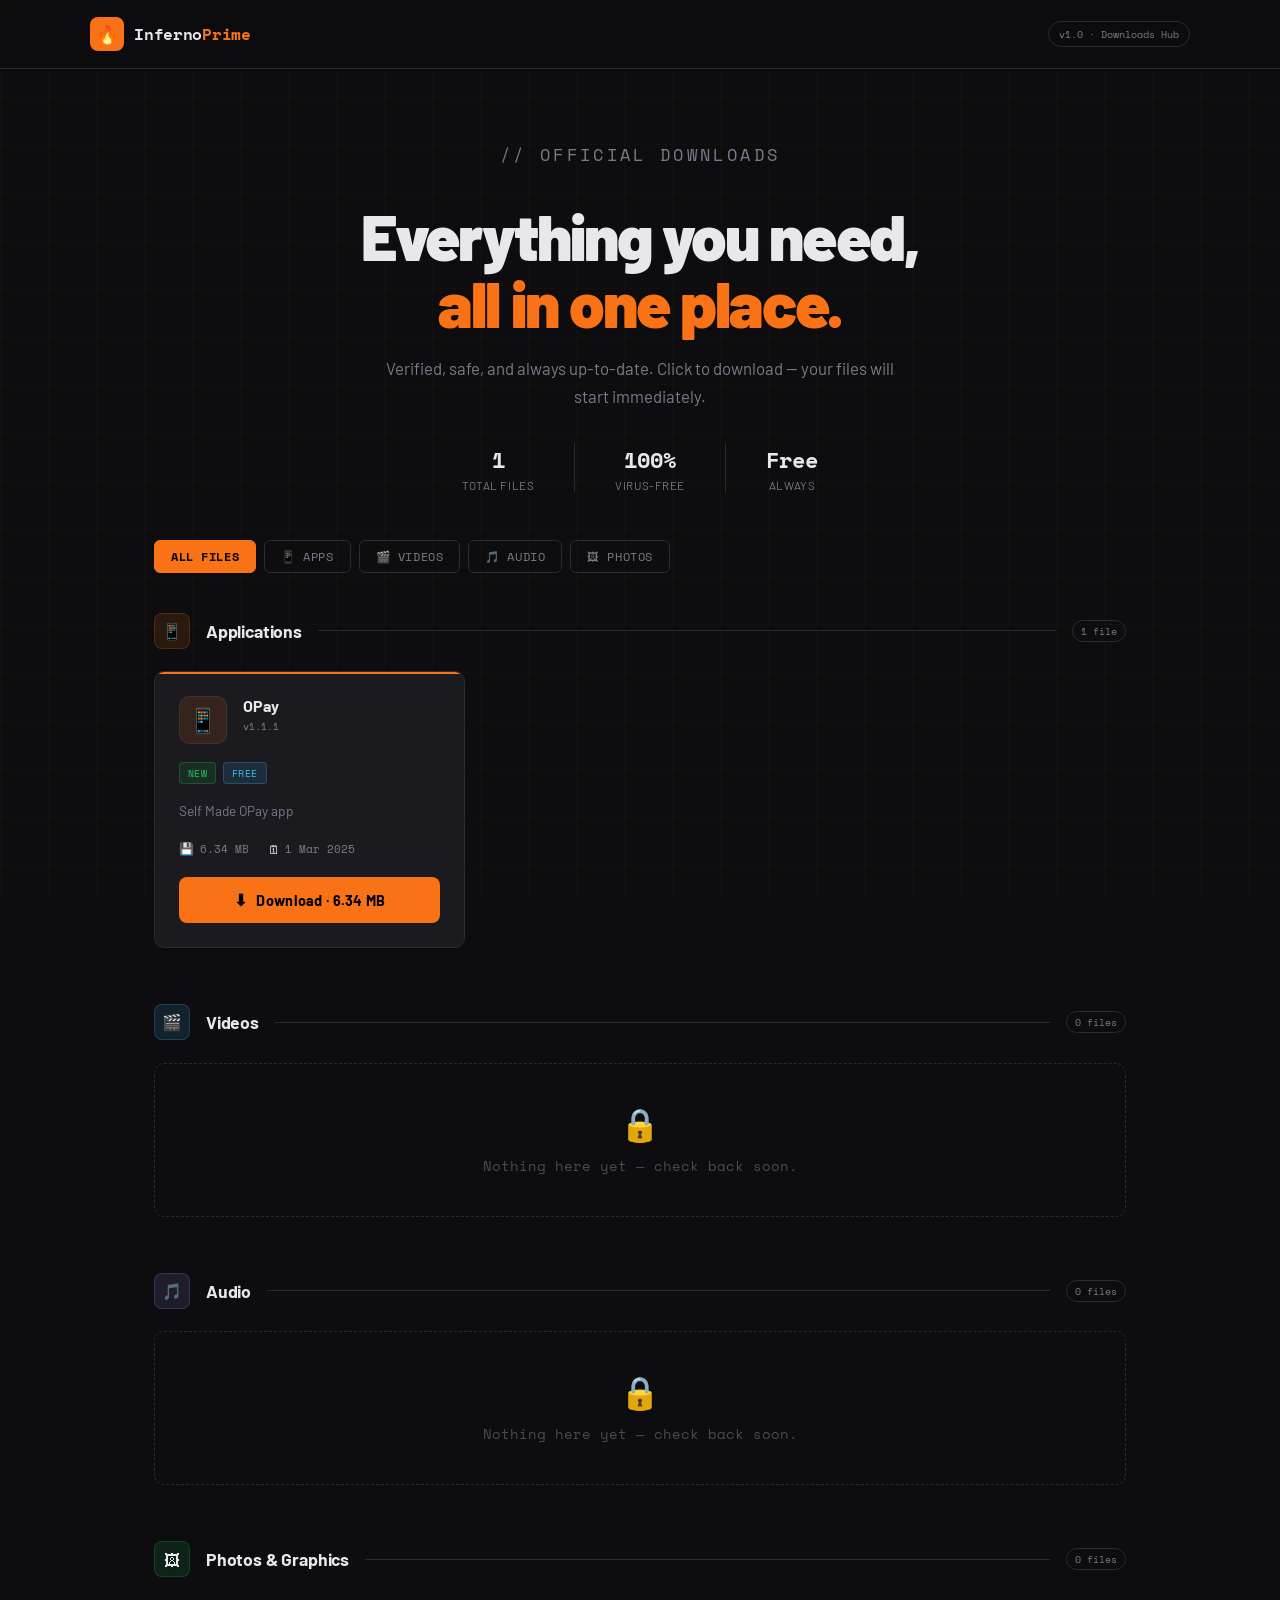
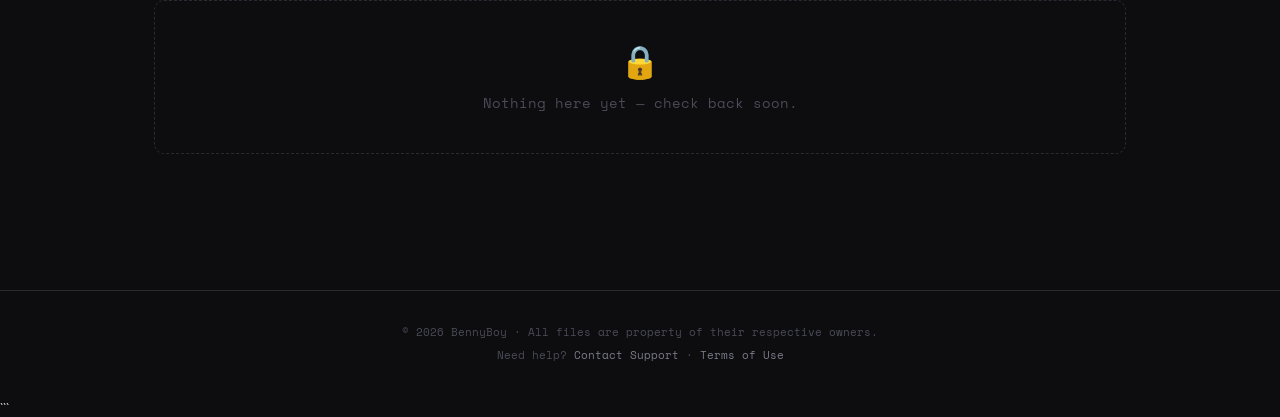
<file: BigWiz/index.html>
<!DOCTYPE html>
<html lang="en">
<head>
  <meta charset="UTF-8" />
  <meta name="viewport" content="width=device-width, initial-scale=1.0" />
  <title>Downloads — Benny</title>
  <link rel="preconnect" href="https://fonts.googleapis.com" />
  <link rel="preconnect" href="https://fonts.gstatic.com" crossorigin />
  <link href="https://fonts.googleapis.com/css2?family=Space+Mono:wght@400;700&family=Barlow:wght@400;500;600;700;900&display=swap" rel="stylesheet" />

  <link rel="icon" type="image/png" href="../Images/Benny.png">

  <style>
    /* ── DESIGN TOKENS ─────────────────────────────────────────── */
    :root {
      --bg:    #0d0d0f;
      --surface:     #141417;
      --card:  #1a1a1f;
      --border:      #2a2a32;
      --border-glow: #f97316;
      --text:  #e8e8ec;
      --text-muted:  #7a7a8a;
      --text-dim:    #4a4a58;
      --accent:      #f97316;
      --accent-2:    #fb923c;
      --accent-dark: #7c3e0e;
      --green:       #22c55e;
      --blue:  #38bdf8;
      --purple:      #a78bfa;
      --red:   #f87171;
      --mono:  'Space Mono', monospace;
      --sans:  'Barlow', sans-serif;
      --radius:      10px;
      --shadow:      0 8px 32px rgba(0,0,0,0.5);
}

    /* ── RESET & BASE ──────────────────────────────────────────── */
    *, *::before, *::after { box-sizing: border-box; margin: 0; padding: 0; }

    html { scroll-behavior: smooth; }

    body {
      font-family: var(--sans);
      background: var(--bg);
      color: var(--text);
      min-height: 100vh;
      overflow-x: hidden;
}

    /* Subtle grid texture */
    body::before {
      content: '';
      position: fixed;
      inset: 0;
      background-image:
  linear-gradient(rgba(249,115,22,0.03) 1px, transparent 1px),
  linear-gradient(90deg, rgba(249,115,22,0.03) 1px, transparent 1px);
      background-size: 48px 48px;
      pointer-events: none;
      z-index: 0;
}

    /* ── HEADER ────────────────────────────────────────────────── */
    header {
      position: relative;
      z-index: 10;
      border-bottom: 1px solid var(--border);
      background: rgba(13,13,15,0.85);
      backdrop-filter: blur(12px);
      -webkit-backdrop-filter: blur(12px);
      padding: 0 clamp(1.5rem, 5vw, 4rem);
}

.header-inner {
      max-width: 1100px;
      margin: 0 auto;
      display: flex;
      align-items: center;
      justify-content: space-between;
      height: 68px;
      gap: 1rem;
}

.logo {
      display: flex;
      align-items: center;
      gap: 0.65rem;
      text-decoration: none;
}

.logo-icon {
      width: 34px;
      height: 34px;
      background: var(--accent);
      border-radius: 8px;
      display: grid;
      place-items: center;
      font-size: 18px;
      flex-shrink: 0;
}

.logo-name {
      font-family: var(--mono);
      font-size: 1rem;
      font-weight: 700;
      color: var(--text);
      letter-spacing: -0.02em;
}

.logo-name span { color: var(--accent); }

.header-badge {
      font-family: var(--mono);
      font-size: 0.65rem;
      color: var(--text-muted);
      border: 1px solid var(--border);
      padding: 4px 10px;
      border-radius: 20px;
}

    /* ── HERO ──────────────────────────────────────────────────── */
.hero {
      position: relative;
      z-index: 1;
      text-align: center;
      padding: 72px clamp(1.5rem, 5vw, 4rem) 48px;
      max-width: 1100px;
      margin: 0 auto;
}

.hero-eyebrow {
      font-family: var(--mono);
      font-size: 0.7rem;
      letter-spacing: 0.2em;
      text-transform: uppercase;
      color: var(--accent);
      margin-bottom: 1rem;
      opacity: 0;
      animation: fadeUp 0.6s ease 0.1s forwards;
}

.hero h1 {
      font-size: clamp(2.2rem, 6vw, 4rem);
      font-weight: 900;
      line-height: 1.05;
      letter-spacing: -0.03em;
      margin-bottom: 1.1rem;
      opacity: 0;
      animation: fadeUp 0.6s ease 0.2s forwards;
}

.hero h1 em {
      font-style: normal;
      color: var(--accent);
      position: relative;
}

.hero p {
      font-size: 1.05rem;
      color: var(--text-muted);
      max-width: 520px;
      margin: 0 auto 2rem;
      line-height: 1.7;
      opacity: 0;
      animation: fadeUp 0.6s ease 0.3s forwards;
}

.hero-stats {
      display: flex;
      justify-content: center;
      gap: 2.5rem;
      flex-wrap: wrap;
      opacity: 0;
      animation: fadeUp 0.6s ease 0.4s forwards;
}

.stat {
      display: flex;
      flex-direction: column;
      align-items: center;
      gap: 2px;
}

.stat-value {
      font-family: var(--mono);
      font-size: 1.4rem;
      font-weight: 700;
      color: var(--text);
}

.stat-label {
      font-size: 0.72rem;
      color: var(--text-muted);
      letter-spacing: 0.05em;
      text-transform: uppercase;
}

.stat-divider {
      width: 1px;
      background: var(--border);
      align-self: stretch;
}

    /* ── FILTER TABS ───────────────────────────────────────────── */
.filters-wrap {
      position: relative;
      z-index: 1;
      padding: 0 clamp(1.5rem, 5vw, 4rem);
      max-width: 1100px;
      margin: 0 auto 2.5rem;
}

.filters {
      display: flex;
      gap: 0.5rem;
      flex-wrap: wrap;
}

.filter-btn {
      font-family: var(--mono);
      font-size: 0.72rem;
      letter-spacing: 0.05em;
      text-transform: uppercase;
      padding: 7px 16px;
      border-radius: 6px;
      border: 1px solid var(--border);
      background: transparent;
      color: var(--text-muted);
      cursor: pointer;
      transition: all 0.2s ease;
}

.filter-btn:hover {
      border-color: var(--accent);
      color: var(--accent);
}

.filter-btn.active {
      background: var(--accent);
      border-color: var(--accent);
      color: #000;
      font-weight: 700;
}

    /* ── MAIN CONTENT ──────────────────────────────────────────── */
    main {
      position: relative;
      z-index: 1;
      padding: 0 clamp(1.5rem, 5vw, 4rem) 80px;
      max-width: 1100px;
      margin: 0 auto;
}

    /* ── SECTION ───────────────────────────────────────────────── */
.section {
      margin-bottom: 3.5rem;
}

.section-header {
      display: flex;
      align-items: center;
      gap: 1rem;
      margin-bottom: 1.4rem;
}

.section-icon {
      width: 36px;
      height: 36px;
      border-radius: 8px;
      display: grid;
      place-items: center;
      font-size: 1rem;
      flex-shrink: 0;
}

.section-title {
      font-size: 1.1rem;
      font-weight: 700;
      letter-spacing: -0.01em;
}

.section-count {
      font-family: var(--mono);
      font-size: 0.65rem;
      color: var(--text-muted);
      border: 1px solid var(--border);
      padding: 2px 8px;
      border-radius: 20px;
      margin-left: auto;
}

.section-line {
      flex: 1;
      height: 1px;
      background: var(--border);
}

    /* ── CARDS GRID ────────────────────────────────────────────── */
.cards-grid {
      display: grid;
      grid-template-columns: repeat(auto-fill, minmax(300px, 1fr));
      gap: 1.2rem;
}

    /* ── DOWNLOAD CARD ─────────────────────────────────────────── */
.card {
      background: var(--card);
      border: 1px solid var(--border);
      border-radius: var(--radius);
      padding: 1.5rem;
      position: relative;
      overflow: hidden;
      transition: border-color 0.25s ease, transform 0.25s ease, box-shadow 0.25s ease;
      animation: fadeUp 0.5s ease both;
}

.card::before {
      content: '';
      position: absolute;
      inset: 0;
      background: linear-gradient(135deg, rgba(249,115,22,0.04) 0%, transparent 60%);
      opacity: 0;
      transition: opacity 0.3s ease;
}

.card:hover {
      border-color: rgba(249,115,22,0.4);
      transform: translateY(-3px);
      box-shadow: 0 12px 40px rgba(249,115,22,0.08), 0 4px 12px rgba(0,0,0,0.4);
}

.card:hover::before { opacity: 1; }

    /* Accent strip at top of card */
.card-strip {
      position: absolute;
      top: 0; left: 0; right: 0;
      height: 2px;
      border-radius: var(--radius) var(--radius) 0 0;
}

.card-top {
      display: flex;
      align-items: flex-start;
      gap: 1rem;
      margin-bottom: 1.1rem;
}

.card-file-icon {
      width: 48px;
      height: 48px;
      border-radius: 10px;
      display: grid;
      place-items: center;
      font-size: 1.5rem;
      flex-shrink: 0;
      border: 1px solid rgba(255,255,255,0.06);
}

.card-info { flex: 1; min-width: 0; }

.card-name {
      font-size: 1rem;
      font-weight: 700;
      margin-bottom: 3px;
      white-space: nowrap;
      overflow: hidden;
      text-overflow: ellipsis;
}

.card-version {
      font-family: var(--mono);
      font-size: 0.65rem;
      color: var(--text-muted);
}

.card-badges {
      display: flex;
      gap: 0.4rem;
      flex-wrap: wrap;
      margin-bottom: 1rem;
}

.badge {
      font-family: var(--mono);
      font-size: 0.6rem;
      letter-spacing: 0.05em;
      text-transform: uppercase;
      padding: 3px 8px;
      border-radius: 4px;
      border: 1px solid transparent;
}

.badge-new   { background: rgba(34,197,94,0.12); border-color: rgba(34,197,94,0.25); color: var(--green); }
.badge-free  { background: rgba(56,189,248,0.12); border-color: rgba(56,189,248,0.25); color: var(--blue); }
.badge-beta  { background: rgba(167,139,250,0.12); border-color: rgba(167,139,250,0.25); color: var(--purple); }
.badge-hot   { background: rgba(249,115,22,0.12); border-color: rgba(249,115,22,0.25); color: var(--accent); }

.card-desc {
      font-size: 0.85rem;
      color: var(--text-muted);
      line-height: 1.6;
      margin-bottom: 1.2rem;
}

.card-meta {
      display: flex;
      gap: 1.2rem;
      margin-bottom: 1.3rem;
      flex-wrap: wrap;
}

.meta-item {
      display: flex;
      align-items: center;
      gap: 0.35rem;
}

.meta-item span:first-child {
      font-size: 0.75rem;
}

.meta-item span:last-child {
      font-family: var(--mono);
      font-size: 0.68rem;
      color: var(--text-muted);
}

    /* ── DOWNLOAD BUTTON ───────────────────────────────────────── */
.download-btn {
      display: flex;
      align-items: center;
      justify-content: center;
      gap: 0.6rem;
      width: 100%;
      padding: 13px 20px;
      border-radius: 8px;
      border: none;
      font-family: var(--sans);
      font-size: 0.9rem;
      font-weight: 700;
      letter-spacing: 0.02em;
      cursor: pointer;
      position: relative;
      overflow: hidden;
      transition: all 0.25s ease;
      text-decoration: none;
}

.download-btn-primary {
      background: var(--accent);
      color: #000;
}

.download-btn-primary:hover {
      background: var(--accent-2);
      box-shadow: 0 4px 20px rgba(249,115,22,0.35);
}

.download-btn-secondary {
      background: transparent;
      color: var(--text-muted);
      border: 1px solid var(--border);
}

.download-btn-secondary:hover {
      border-color: var(--accent);
      color: var(--accent);
}

    /* Ripple on click */
.download-btn::after {
      content: '';
      position: absolute;
      width: 5px;
      height: 5px;
      background: rgba(255,255,255,0.5);
      border-radius: 50%;
      transform: scale(0);
      transition: transform 0.4s ease, opacity 0.4s ease;
      opacity: 0;
}

.download-btn.ripple::after {
      transform: scale(60);
      opacity: 0;
      transition: transform 0.5s ease, opacity 0.5s ease;
}

    /* Progress state */
.download-btn.downloading {
      pointer-events: none;
      opacity: 0.8;
}

.download-btn .btn-progress {
      position: absolute;
      left: 0; top: 0; bottom: 0;
      background: rgba(255,255,255,0.12);
      width: 0%;
      transition: width 0.05s linear;
      border-radius: 8px;
}

.download-btn .btn-label { position: relative; z-index: 1; }
.download-btn .btn-icon  { position: relative; z-index: 1; font-size: 1rem; }

    /* Success state */
.download-btn.done {
      background: rgba(34,197,94,0.15) !important;
      border: 1px solid rgba(34,197,94,0.3) !important;
      color: var(--green) !important;
}

    /* ── EMPTY SECTION ─────────────────────────────────────────── */
.coming-soon-card {
      border: 1px dashed var(--border);
      border-radius: var(--radius);
      padding: 2.5rem 2rem;
      text-align: center;
      color: var(--text-dim);
      font-size: 0.85rem;
      grid-column: 1 / -1;
}

.coming-soon-card .cs-icon { font-size: 2rem; margin-bottom: 0.75rem; display: block; }
.coming-soon-card p { font-family: var(--mono); }

    /* ── FOOTER ────────────────────────────────────────────────── */
    footer {
      position: relative;
      z-index: 1;
      border-top: 1px solid var(--border);
      padding: 2rem clamp(1.5rem, 5vw, 4rem);
      text-align: center;
}

.footer-inner {
      max-width: 1100px;
      margin: 0 auto;
      font-family: var(--mono);
      font-size: 0.68rem;
      color: var(--text-dim);
      line-height: 1.8;
}

.footer-inner a { color: var(--text-muted); text-decoration: none; }
.footer-inner a:hover { color: var(--accent); }

    /* ── TOAST NOTIFICATION ────────────────────────────────────── */
.toast-container {
      position: fixed;
      bottom: 2rem;
      right: 2rem;
      z-index: 1000;
      display: flex;
      flex-direction: column;
      gap: 0.7rem;
      pointer-events: none;
}

.toast {
      background: var(--card);
      border: 1px solid var(--border);
      border-left: 3px solid var(--accent);
      border-radius: 8px;
      padding: 0.85rem 1.2rem;
      font-size: 0.82rem;
      color: var(--text);
      box-shadow: var(--shadow);
      display: flex;
      align-items: center;
      gap: 0.6rem;
      transform: translateX(120%);
      transition: transform 0.35s cubic-bezier(0.34, 1.56, 0.64, 1);
      min-width: 240px;
      max-width: 320px;
}

.toast.show { transform: translateX(0); }
.toast.success { border-left-color: var(--green); }
.toast.error   { border-left-color: var(--red); }

    /* ── ANIMATIONS ────────────────────────────────────────────── */
    @keyframes fadeUp {
      from { opacity: 0; transform: translateY(18px); }
      to   { opacity: 1; transform: translateY(0); }
}

    /* stagger cards */
.card:nth-child(1) { animation-delay: 0.05s; }
.card:nth-child(2) { animation-delay: 0.12s; }
.card:nth-child(3) { animation-delay: 0.19s; }
.card:nth-child(4) { animation-delay: 0.26s; }

    /* ── RESPONSIVE ────────────────────────────────────────────── */
    @media (max-width: 600px) {
.hero-stats { gap: 1.5rem; }
.stat-divider { display: none; }
.cards-grid { grid-template-columns: 1fr; }
}
  </style>
</head>
<body>

  <!-- ── HEADER ─────────────────────────────── -->
  <header>
    <div class="header-inner">
      <a class="logo" href="#">
  <div class="logo-icon">🔥</div>
  <span class="logo-name">Inferno<span>Prime</span></span>
      </a>
      <div class="header-badge">v1.0 · Downloads Hub</div>
    </div>
  </header>

  <!-- ── HERO ───────────────────────────────── -->
  <section class="hero">
    <p class="hero-eyebrow">// Official Downloads</p>
    <h1>Everything you need,<br/><em>all in one place.</em></h1>
    <p>Verified, safe, and always up-to-date. Click to download — your files will start immediately.</p>
    <div class="hero-stats">
      <div class="stat">
  <span class="stat-value" id="stat-total">1</span>
  <span class="stat-label">Total Files</span>
      </div>
      <div class="stat-divider"></div>
      <div class="stat">
  <span class="stat-value">100%</span>
  <span class="stat-label">Virus-Free</span>
      </div>
      <div class="stat-divider"></div>
      <div class="stat">
  <span class="stat-value">Free</span>
  <span class="stat-label">Always</span>
      </div>
    </div>
  </section>

  <!-- ── FILTER TABS ─────────────────────────── -->
  <div class="filters-wrap">
    <div class="filters" id="filterBar">
      <button class="filter-btn active" data-filter="all">All Files</button>
      <button class="filter-btn" data-filter="apk">📱 Apps</button>
      <button class="filter-btn" data-filter="video">🎬 Videos</button>
      <button class="filter-btn" data-filter="audio">🎵 Audio</button>
      <button class="filter-btn" data-filter="photo">🖼 Photos</button>
    </div>
  </div>

  <!-- ── MAIN ───────────────────────────────── -->
  <main id="mainContent">

    <!-- ═══ SECTION: APPS (APK) ═══ -->
    <div class="section" data-category="apk">
      <div class="section-header">
  <div class="section-icon" style="background:rgba(249,115,22,0.12); border:1px solid rgba(249,115,22,0.2);">📱</div>
  <span class="section-title">Applications</span>
  <div class="section-line"></div>
  <div class="section-count" id="count-apk">0 files</div>
      </div>
      <div class="cards-grid" id="grid-apk">
  <!-- Cards injected by JS -->
      </div>
    </div>

    <!-- ═══ SECTION: VIDEOS ═══ -->
    <div class="section" data-category="video">
      <div class="section-header">
  <div class="section-icon" style="background:rgba(56,189,248,0.12); border:1px solid rgba(56,189,248,0.2);">🎬</div>
  <span class="section-title">Videos</span>
  <div class="section-line"></div>
  <div class="section-count" id="count-video">0 files</div>
      </div>
      <div class="cards-grid" id="grid-video">
      </div>
    </div>

    <!-- ═══ SECTION: AUDIO ═══ -->
    <div class="section" data-category="audio">
      <div class="section-header">
  <div class="section-icon" style="background:rgba(167,139,250,0.12); border:1px solid rgba(167,139,250,0.2);">🎵</div>
  <span class="section-title">Audio</span>
  <div class="section-line"></div>
  <div class="section-count" id="count-audio">0 files</div>
      </div>
      <div class="cards-grid" id="grid-audio">
      </div>
    </div>

    <!-- ═══ SECTION: PHOTOS ═══ -->
    <div class="section" data-category="photo">
      <div class="section-header">
  <div class="section-icon" style="background:rgba(34,197,94,0.12); border:1px solid rgba(34,197,94,0.2);">🖼</div>
  <span class="section-title">Photos & Graphics</span>
  <div class="section-line"></div>
  <div class="section-count" id="count-photo">0 files</div>
      </div>
      <div class="cards-grid" id="grid-photo">
      </div>
    </div>

  </main>

  <!-- ── FOOTER ──────────────────────────────── -->
  <footer>
    <div class="footer-inner">
      <p>© 2026 BennyBoy · All files are property of their respective owners.</p>
      <p style="margin-top:4px;">Need help? <a href="#">Contact Support</a> · <a href="#">Terms of Use</a></p>
    </div>
  </footer>

  <!-- ── TOAST CONTAINER ─────────────────────── -->
  <div class="toast-container" id="toastContainer"></div>


  <script>
    /* ════════════════════════════════════════════════════════════
       ╔══════════════════════════════════════════════════════╗
       ║   DATA — EDIT THIS SECTION TO ADD / REMOVE FILES    ║
       ╚══════════════════════════════════════════════════════╝

       Each file object has:
   - category  : 'apk' | 'video' | 'audio' | 'photo'
   - name      : Display name
   - version   : Version string (optional)
   - desc      : Short description
   - size      : Human-readable size
   - updated   : Date string
   - path      : Relative or absolute URL to the file on your server
   - badges    : Array of 'new' | 'free' | 'beta' | 'hot'
   - primary   : true = orange button, false = outline button

       ══════════════════════════════════════════════════════ */

const FILES = [
{
  category : 'apk',
  name     : 'OPay',
  version  : 'v1.1.1',
  desc     : 'Self Made OPay app',
  size     : '6.34 MB',
  updated  : '1 Mar 2025',
  path     : '/BigWiz/Downloads/OPay.apk',
  badges   : ['new', 'free'],
  primary  : true,
},

/* --- EXAMPLES TO UNCOMMENT WHEN READY ---

      {
  category : 'video',
  name     : 'Tutorial Series — Ep.1',
  version  : 'HD 1080p',
  desc     : 'A full walkthrough of the setup process from scratch. Great for beginners.',
  size     : '340 MB',
  updated  : 'Feb 2025',
  path     : '/downloads/videos/tutorial-ep1.mp4',
  badges   : ['free'],
  primary  : true,
},
      {
  category : 'audio',
  name     : 'Podcast — Season 1',
  version  : 'MP3 · 128kbps',
  desc     : 'All eight episodes of our first podcast season bundled in one download.',
  size     : '220 MB',
  updated  : 'Jan 2025',
  path     : '/downloads/audio/podcast-s1-bundle.zip',
  badges   : ['hot'],
  primary  : true,
},
      {
  category : 'photo',
  name     : 'Wallpaper Pack',
  version  : '4K · 25 images',
  desc     : 'Exclusive high-resolution wallpapers. Suitable for desktop and mobile screens.',
  size     : '85 MB',
  updated  : 'Mar 2025',
  path     : '/downloads/photos/wallpaper-pack-4k.zip',
  badges   : ['new', 'free'],
  primary  : false,
},

      */
    ];

    /* ═══ ICONS per category ═══ */
    const ICONS = {
      apk   : '📱',
      video : '🎬',
      audio : '🎵',
      photo : '🖼',
};

    /* ═══ Accent colors per category ═══ */
    const COLORS = {
      apk   : '#f97316',
      video : '#38bdf8',
      audio : '#a78bfa',
      photo : '#22c55e',
};

    /* ═══ RENDER CARDS ═══ */
    function buildCard(file, idx) {
      const color = COLORS[file.category] || '#f97316';
      const icon  = ICONS[file.category]  || '📄';

      const badgesHTML = file.badges.map(b =>
  `<span class="badge badge-${b}">${b}</span>`
      ).join('');

      const btnClass = file.primary ? 'download-btn-primary' : 'download-btn-secondary';

      return `
  <div class="card" data-category="${file.category}">
    <div class="card-strip" style="background:${color};"></div>

    <div class="card-top">
      <div class="card-file-icon" style="background:color-mix(in srgb, ${color} 12%, transparent);">
  ${icon}
      </div>
      <div class="card-info">
  <div class="card-name">${file.name}</div>
  <div class="card-version">${file.version || ''}</div>
      </div>
    </div>

    <div class="card-badges">${badgesHTML}</div>

    <p class="card-desc">${file.desc}</p>

    <div class="card-meta">
      <div class="meta-item">
  <span>💾</span>
  <span>${file.size}</span>
      </div>
      <div class="meta-item">
  <span>🗓</span>
  <span>${file.updated}</span>
      </div>
    </div>

    <button
      class="download-btn ${btnClass}"
      onclick="handleDownload(this, '${file.path}', '${file.name}')"
      data-path="${file.path}"
    >
      <div class="btn-progress"></div>
      <span class="btn-icon">⬇</span>
      <span class="btn-label">Download · ${file.size}</span>
    </button>
  </div>
      `;
}

    function renderAll(filter = 'all') {
      const categories = ['apk', 'video', 'audio', 'photo'];
      let totalVisible = 0;

      categories.forEach(cat => {
  const section = document.querySelector(`[data-category="${cat}"]`);
  const grid    = document.getElementById(`grid-${cat}`);
  const counter = document.getElementById(`count-${cat}`);

  const filtered = FILES.filter(f => f.category === cat && (filter === 'all' || filter === cat));

  totalVisible += filtered.length;
  counter.textContent = `${filtered.length} file${filtered.length !== 1 ? 's' : ''}`;

  if (filtered.length === 0) {
    const isComingSoon = FILES.filter(f => f.category === cat).length === 0;
    grid.innerHTML = `
      <div class="coming-soon-card">
  <span class="cs-icon">${isComingSoon ? '🔒' : '🔍'}</span>
  <p>${isComingSoon ? 'Nothing here yet — check back soon.' : 'No files match this filter.'}</p>
      </div>`;
    // hide sections with 0 matches when filtering
    section.style.display = (filter === 'all' || filter === cat) ? '' : 'none';
} else {
    grid.innerHTML = filtered.map(buildCard).join('');
    section.style.display = '';
}
});

      document.getElementById('stat-total').textContent = FILES.length;
}

    /* ═══ FILTER TABS ═══ */
    document.getElementById('filterBar').addEventListener('click', e => {
      const btn = e.target.closest('.filter-btn');
      if (!btn) return;
      document.querySelectorAll('.filter-btn').forEach(b => b.classList.remove('active'));
      btn.classList.add('active');
      renderAll(btn.dataset.filter);
});

    /* ═══ DOWNLOAD HANDLER ═══ */
    function handleDownload(btn, path, name) {
      // ripple
      btn.classList.add('ripple');
      setTimeout(() => btn.classList.remove('ripple'), 500);

      // animate progress bar
      btn.classList.add('downloading');
      const bar   = btn.querySelector('.btn-progress');
      const label = btn.querySelector('.btn-label');
      const icon  = btn.querySelector('.btn-icon');
      let pct = 0;

      label.textContent = 'Starting…';
      icon.textContent  = '⏳';

      const interval = setInterval(() => {
  pct += Math.random() * 18;
  if (pct >= 100) pct = 100;
  bar.style.width = pct + '%';
  label.textContent = `Downloading… ${Math.round(pct)}%`;

  if (pct === 100) {
    clearInterval(interval);
    triggerActualDownload(path, name);

    btn.classList.remove('downloading');
    btn.classList.add('done');
    icon.textContent  = '✓';
    label.textContent = 'Download Started!';

    showToast(`✓ "${name}" download started!`, 'success');

    // reset button after 4 seconds
    setTimeout(() => {
      btn.classList.remove('done');
      bar.style.width = '0%';
      icon.textContent  = '⬇';
      // Re-read size from original data
      const filePath = btn.dataset.path;
      const match = FILES.find(f => f.path === filePath);
      label.textContent = match ? `Download · ${match.size}` : 'Download';
}, 4000);
}
}, 80);
}

    /* Creates a hidden <a> to trigger the browser's native download */
    function triggerActualDownload(path, filename) {
      const a = document.createElement('a');
      a.href     = path;
      a.download = filename;
      a.style.display = 'none';
      document.body.appendChild(a);
      a.click();
      document.body.removeChild(a);
}

    /* ═══ TOAST ═══ */
    function showToast(message, type = 'info') {
      const container = document.getElementById('toastContainer');
      const toast = document.createElement('div');
      toast.className = `toast ${type}`;
      toast.innerHTML = `<span>${message}</span>`;
      container.appendChild(toast);

      requestAnimationFrame(() => {
  requestAnimationFrame(() => toast.classList.add('show'));
});

      setTimeout(() => {
  toast.classList.remove('show');
  setTimeout(() => toast.remove(), 400);
}, 3500);
}

    /* ═══ INIT ═══ */
    renderAll();
  </script>
</body>
</html>
```
</file>
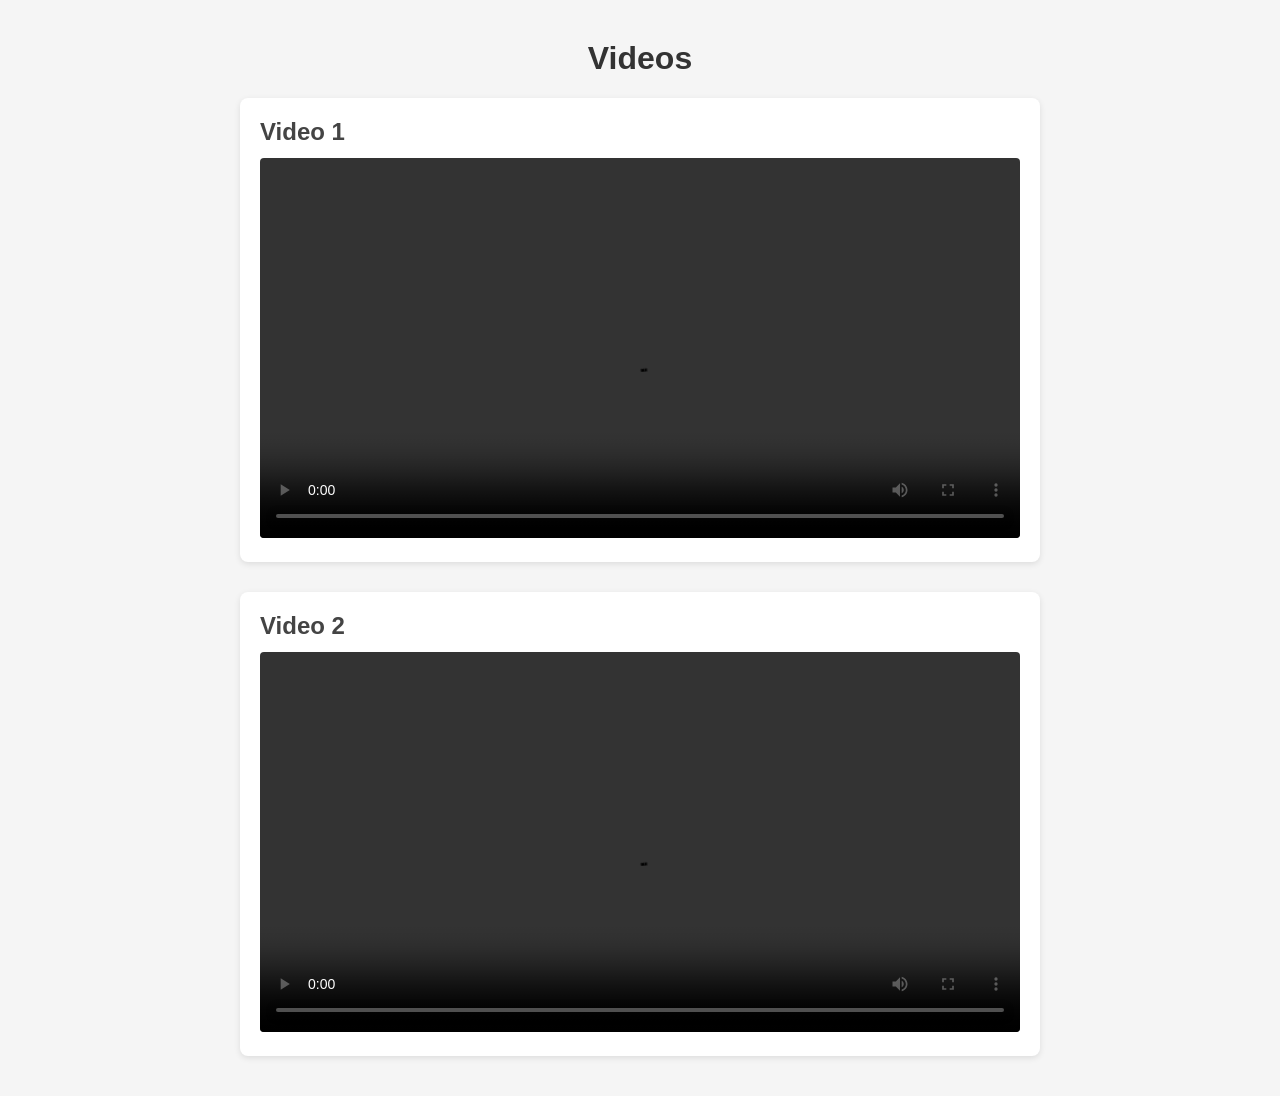
<file: Calito/index.html>
<!DOCTYPE html>
<html lang="en">
<head>
<meta charset="UTF-8">
<meta name="viewport" content="width=device-width, initial-scale=1.0">
<title>Videos</title>
<style>
body {
font-family: sans-serif;
max-width: 800px;
margin: 40px auto;
padding: 0 20px;
background: #f5f5f5;
}
h1 { text-align: center; color: #333; }
.video-container {
background: white;
border-radius: 8px;
padding: 20px;
margin-bottom: 30px;
box-shadow: 0 2px 6px rgba(0,0,0,0.1);
}
h2 { margin: 0 0 12px; color: #444; }
video {
  width: 100%;
  border-radius: 4px;
}

</style>
</head>
<body>
<h1>Videos</h1>

<div class="video-container">
<h2>Video 1</h2>
<video controls>
<source src="Videos/Video-1.mp4" type="video/mp4">
Your browser does not support the video tag.
</video>
</div>

<div class="video-container">
<h2>Video 2</h2>
<video controls>
<source src="Videos/Video-2.mp4" type="video/mp4">
Your browser does not support the video tag.
</video>
</div>
</body>
</html>
</file>
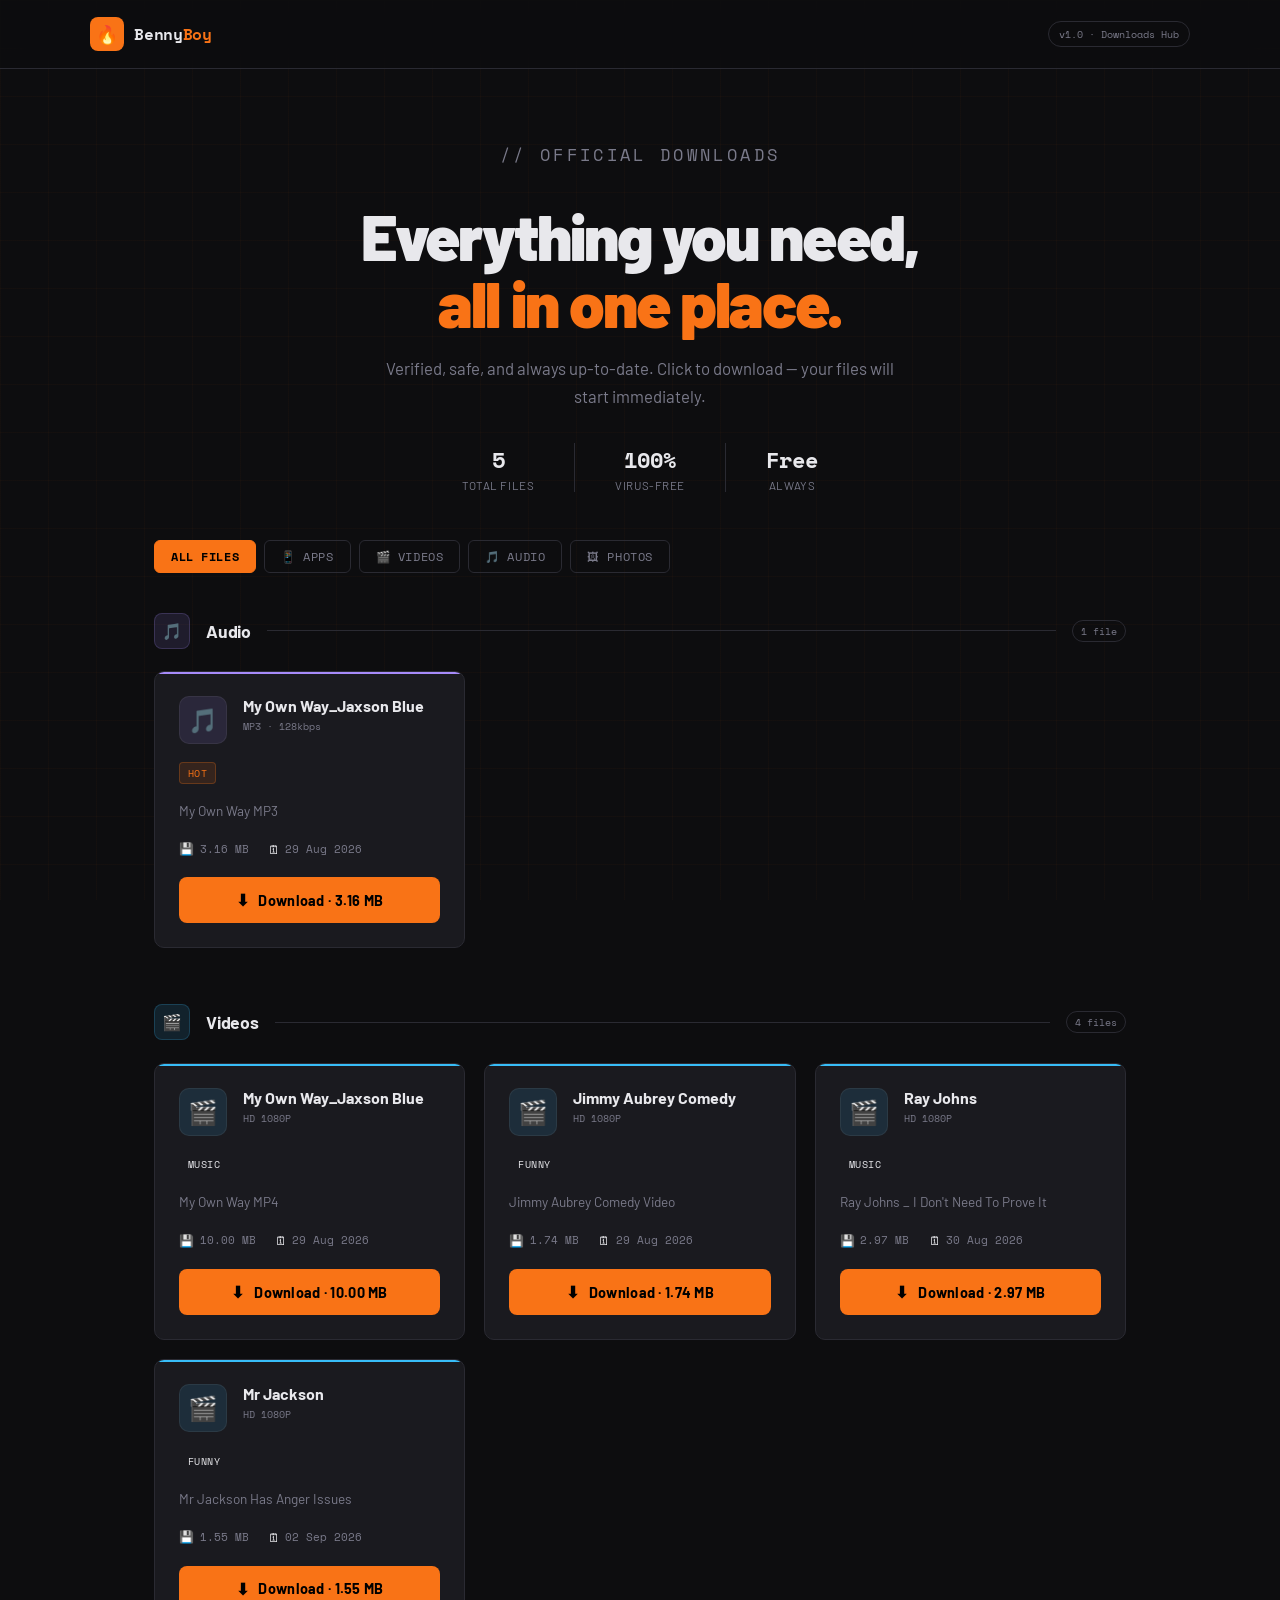
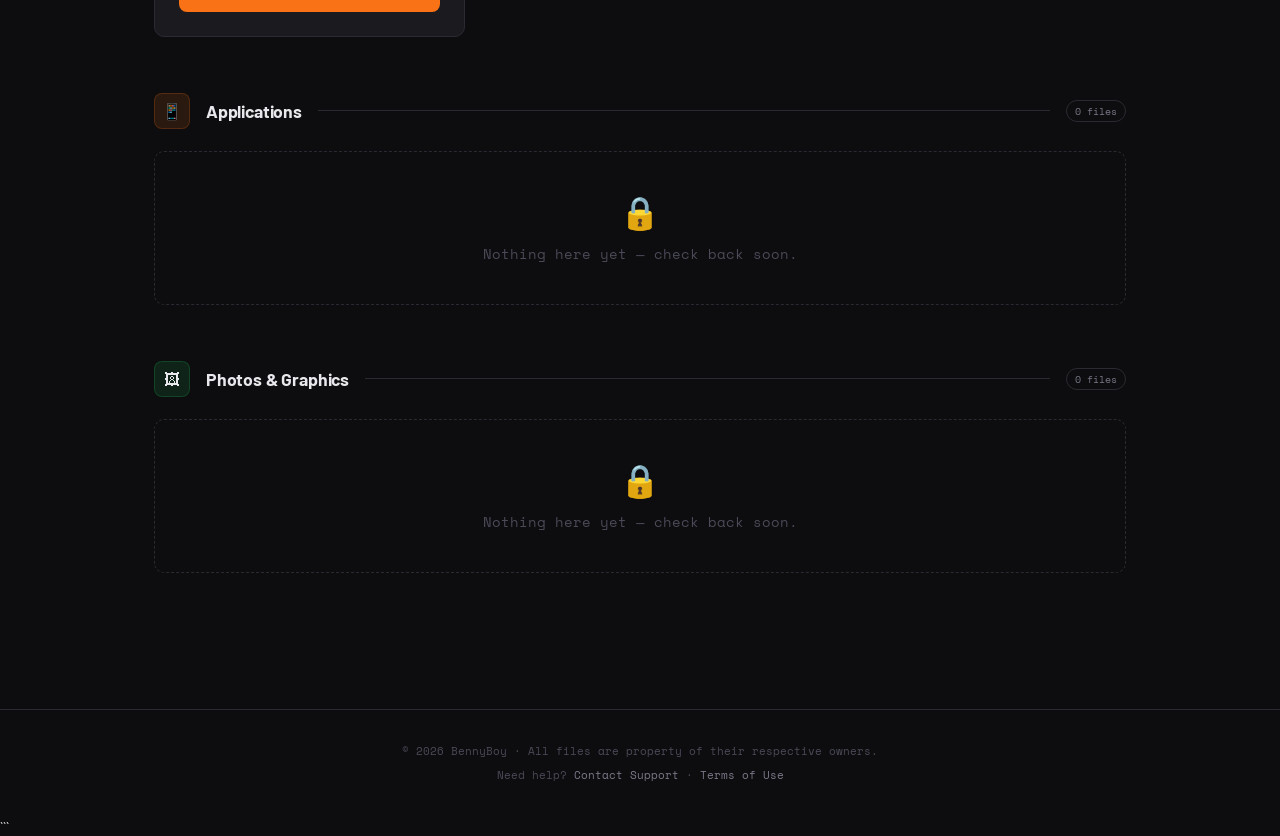
<file: Download/index.html>
<!DOCTYPE html>
<html lang="en">
<head>
  <meta charset="UTF-8" />
  <meta name="viewport" content="width=device-width, initial-scale=1.0" />
  <title>Downloads — Benny</title>
  <link rel="preconnect" href="https://fonts.googleapis.com" />
  <link rel="preconnect" href="https://fonts.gstatic.com" crossorigin />
  <link href="https://fonts.googleapis.com/css2?family=Space+Mono:wght@400;700&family=Barlow:wght@400;500;600;700;900&display=swap" rel="stylesheet" />

  <link rel="icon" type="image/png" href="../Images/Benny.png">

  <style>
    /* ── DESIGN TOKENS ─────────────────────────────────────────── */
    :root {
      --bg:    #0d0d0f;
      --surface:     #141417;
      --card:  #1a1a1f;
      --border:      #2a2a32;
      --border-glow: #f97316;
      --text:  #e8e8ec;
      --text-muted:  #7a7a8a;
      --text-dim:    #4a4a58;
      --accent:      #f97316;
      --accent-2:    #fb923c;
      --accent-dark: #7c3e0e;
      --green:       #22c55e;
      --blue:  #38bdf8;
      --purple:      #a78bfa;
      --red:   #f87171;
      --mono:  'Space Mono', monospace;
      --sans:  'Barlow', sans-serif;
      --radius:      10px;
      --shadow:      0 8px 32px rgba(0,0,0,0.5);
}

    /* ── RESET & BASE ──────────────────────────────────────────── */
    *, *::before, *::after { box-sizing: border-box; margin: 0; padding: 0; }

    html { scroll-behavior: smooth; }

    body {
      font-family: var(--sans);
      background: var(--bg);
      color: var(--text);
      min-height: 100vh;
      overflow-x: hidden;
}

    /* Subtle grid texture */
    body::before {
      content: '';
      position: fixed;
      inset: 0;
      background-image:
  linear-gradient(rgba(249,115,22,0.03) 1px, transparent 1px),
  linear-gradient(90deg, rgba(249,115,22,0.03) 1px, transparent 1px);
      background-size: 48px 48px;
      pointer-events: none;
      z-index: 0;
}

    /* ── HEADER ────────────────────────────────────────────────── */
    header {
      position: relative;
      z-index: 10;
      border-bottom: 1px solid var(--border);
      background: rgba(13,13,15,0.85);
      backdrop-filter: blur(12px);
      -webkit-backdrop-filter: blur(12px);
      padding: 0 clamp(1.5rem, 5vw, 4rem);
}

.header-inner {
      max-width: 1100px;
      margin: 0 auto;
      display: flex;
      align-items: center;
      justify-content: space-between;
      height: 68px;
      gap: 1rem;
}

.logo {
      display: flex;
      align-items: center;
      gap: 0.65rem;
      text-decoration: none;
}

.logo-icon {
      width: 34px;
      height: 34px;
      background: var(--accent);
      border-radius: 8px;
      display: grid;
      place-items: center;
      font-size: 18px;
      flex-shrink: 0;
}

.logo-name {
      font-family: var(--mono);
      font-size: 1rem;
      font-weight: 700;
      color: var(--text);
      letter-spacing: -0.02em;
}

.logo-name span { color: var(--accent); }

.header-badge {
      font-family: var(--mono);
      font-size: 0.65rem;
      color: var(--text-muted);
      border: 1px solid var(--border);
      padding: 4px 10px;
      border-radius: 20px;
}

    /* ── HERO ──────────────────────────────────────────────────── */
.hero {
      position: relative;
      z-index: 1;
      text-align: center;
      padding: 72px clamp(1.5rem, 5vw, 4rem) 48px;
      max-width: 1100px;
      margin: 0 auto;
}

.hero-eyebrow {
      font-family: var(--mono);
      font-size: 0.7rem;
      letter-spacing: 0.2em;
      text-transform: uppercase;
      color: var(--accent);
      margin-bottom: 1rem;
      opacity: 0;
      animation: fadeUp 0.6s ease 0.1s forwards;
}

.hero h1 {
      font-size: clamp(2.2rem, 6vw, 4rem);
      font-weight: 900;
      line-height: 1.05;
      letter-spacing: -0.03em;
      margin-bottom: 1.1rem;
      opacity: 0;
      animation: fadeUp 0.6s ease 0.2s forwards;
}

.hero h1 em {
      font-style: normal;
      color: var(--accent);
      position: relative;
}

.hero p {
      font-size: 1.05rem;
      color: var(--text-muted);
      max-width: 520px;
      margin: 0 auto 2rem;
      line-height: 1.7;
      opacity: 0;
      animation: fadeUp 0.6s ease 0.3s forwards;
}

.hero-stats {
      display: flex;
      justify-content: center;
      gap: 2.5rem;
      flex-wrap: wrap;
      opacity: 0;
      animation: fadeUp 0.6s ease 0.4s forwards;
}

.stat {
      display: flex;
      flex-direction: column;
      align-items: center;
      gap: 2px;
}

.stat-value {
      font-family: var(--mono);
      font-size: 1.4rem;
      font-weight: 700;
      color: var(--text);
}

.stat-label {
      font-size: 0.72rem;
      color: var(--text-muted);
      letter-spacing: 0.05em;
      text-transform: uppercase;
}

.stat-divider {
      width: 1px;
      background: var(--border);
      align-self: stretch;
}

    /* ── FILTER TABS ───────────────────────────────────────────── */
.filters-wrap {
      position: relative;
      z-index: 1;
      padding: 0 clamp(1.5rem, 5vw, 4rem);
      max-width: 1100px;
      margin: 0 auto 2.5rem;
}

.filters {
      display: flex;
      gap: 0.5rem;
      flex-wrap: wrap;
}

.filter-btn {
      font-family: var(--mono);
      font-size: 0.72rem;
      letter-spacing: 0.05em;
      text-transform: uppercase;
      padding: 7px 16px;
      border-radius: 6px;
      border: 1px solid var(--border);
      background: transparent;
      color: var(--text-muted);
      cursor: pointer;
      transition: all 0.2s ease;
}

.filter-btn:hover {
      border-color: var(--accent);
      color: var(--accent);
}

.filter-btn.active {
      background: var(--accent);
      border-color: var(--accent);
      color: #000;
      font-weight: 700;
}

    /* ── MAIN CONTENT ──────────────────────────────────────────── */
    main {
      position: relative;
      z-index: 1;
      padding: 0 clamp(1.5rem, 5vw, 4rem) 80px;
      max-width: 1100px;
      margin: 0 auto;
}

    /* ── SECTION ───────────────────────────────────────────────── */
.section {
      margin-bottom: 3.5rem;
}

.section-header {
      display: flex;
      align-items: center;
      gap: 1rem;
      margin-bottom: 1.4rem;
}

.section-icon {
      width: 36px;
      height: 36px;
      border-radius: 8px;
      display: grid;
      place-items: center;
      font-size: 1rem;
      flex-shrink: 0;
}

.section-title {
      font-size: 1.1rem;
      font-weight: 700;
      letter-spacing: -0.01em;
}

.section-count {
      font-family: var(--mono);
      font-size: 0.65rem;
      color: var(--text-muted);
      border: 1px solid var(--border);
      padding: 2px 8px;
      border-radius: 20px;
      margin-left: auto;
}

.section-line {
      flex: 1;
      height: 1px;
      background: var(--border);
}

    /* ── CARDS GRID ────────────────────────────────────────────── */
.cards-grid {
      display: grid;
      grid-template-columns: repeat(auto-fill, minmax(300px, 1fr));
      gap: 1.2rem;
}

    /* ── DOWNLOAD CARD ─────────────────────────────────────────── */
.card {
      background: var(--card);
      border: 1px solid var(--border);
      border-radius: var(--radius);
      padding: 1.5rem;
      position: relative;
      overflow: hidden;
      transition: border-color 0.25s ease, transform 0.25s ease, box-shadow 0.25s ease;
      animation: fadeUp 0.5s ease both;
}

.card::before {
      content: '';
      position: absolute;
      inset: 0;
      background: linear-gradient(135deg, rgba(249,115,22,0.04) 0%, transparent 60%);
      opacity: 0;
      transition: opacity 0.3s ease;
}

.card:hover {
      border-color: rgba(249,115,22,0.4);
      transform: translateY(-3px);
      box-shadow: 0 12px 40px rgba(249,115,22,0.08), 0 4px 12px rgba(0,0,0,0.4);
}

.card:hover::before { opacity: 1; }

    /* Accent strip at top of card */
.card-strip {
      position: absolute;
      top: 0; left: 0; right: 0;
      height: 2px;
      border-radius: var(--radius) var(--radius) 0 0;
}

.card-top {
      display: flex;
      align-items: flex-start;
      gap: 1rem;
      margin-bottom: 1.1rem;
}

.card-file-icon {
      width: 48px;
      height: 48px;
      border-radius: 10px;
      display: grid;
      place-items: center;
      font-size: 1.5rem;
      flex-shrink: 0;
      border: 1px solid rgba(255,255,255,0.06);
}

.card-info { flex: 1; min-width: 0; }

.card-name {
      font-size: 1rem;
      font-weight: 700;
      margin-bottom: 3px;
      white-space: nowrap;
      overflow: hidden;
      text-overflow: ellipsis;
}

.card-version {
      font-family: var(--mono);
      font-size: 0.65rem;
      color: var(--text-muted);
}

.card-badges {
      display: flex;
      gap: 0.4rem;
      flex-wrap: wrap;
      margin-bottom: 1rem;
}

.badge {
      font-family: var(--mono);
      font-size: 0.6rem;
      letter-spacing: 0.05em;
      text-transform: uppercase;
      padding: 3px 8px;
      border-radius: 4px;
      border: 1px solid transparent;
}

.badge-new   { background: rgba(34,197,94,0.12); border-color: rgba(34,197,94,0.25); color: var(--green); }
.badge-free  { background: rgba(56,189,248,0.12); border-color: rgba(56,189,248,0.25); color: var(--blue); }
.badge-beta  { background: rgba(167,139,250,0.12); border-color: rgba(167,139,250,0.25); color: var(--purple); }
.badge-hot   { background: rgba(249,115,22,0.12); border-color: rgba(249,115,22,0.25); color: var(--accent); }

.card-desc {
      font-size: 0.85rem;
      color: var(--text-muted);
      line-height: 1.6;
      margin-bottom: 1.2rem;
}

.card-meta {
      display: flex;
      gap: 1.2rem;
      margin-bottom: 1.3rem;
      flex-wrap: wrap;
}

.meta-item {
      display: flex;
      align-items: center;
      gap: 0.35rem;
}

.meta-item span:first-child {
      font-size: 0.75rem;
}

.meta-item span:last-child {
      font-family: var(--mono);
      font-size: 0.68rem;
      color: var(--text-muted);
}

    /* ── DOWNLOAD BUTTON ───────────────────────────────────────── */
.download-btn {
      display: flex;
      align-items: center;
      justify-content: center;
      gap: 0.6rem;
      width: 100%;
      padding: 13px 20px;
      border-radius: 8px;
      border: none;
      font-family: var(--sans);
      font-size: 0.9rem;
      font-weight: 700;
      letter-spacing: 0.02em;
      cursor: pointer;
      position: relative;
      overflow: hidden;
      transition: all 0.25s ease;
      text-decoration: none;
}

.download-btn-primary {
      background: var(--accent);
      color: #000;
}

.download-btn-primary:hover {
      background: var(--accent-2);
      box-shadow: 0 4px 20px rgba(249,115,22,0.35);
}

.download-btn-secondary {
      background: transparent;
      color: var(--text-muted);
      border: 1px solid var(--border);
}

.download-btn-secondary:hover {
      border-color: var(--accent);
      color: var(--accent);
}

    /* Ripple on click */
.download-btn::after {
      content: '';
      position: absolute;
      width: 5px;
      height: 5px;
      background: rgba(255,255,255,0.5);
      border-radius: 50%;
      transform: scale(0);
      transition: transform 0.4s ease, opacity 0.4s ease;
      opacity: 0;
}

.download-btn.ripple::after {
      transform: scale(60);
      opacity: 0;
      transition: transform 0.5s ease, opacity 0.5s ease;
}

    /* Progress state */
.download-btn.downloading {
      pointer-events: none;
      opacity: 0.8;
}

.download-btn .btn-progress {
      position: absolute;
      left: 0; top: 0; bottom: 0;
      background: rgba(255,255,255,0.12);
      width: 0%;
      transition: width 0.05s linear;
      border-radius: 8px;
}

.download-btn .btn-label { position: relative; z-index: 1; }
.download-btn .btn-icon  { position: relative; z-index: 1; font-size: 1rem; }

    /* Success state */
.download-btn.done {
      background: rgba(34,197,94,0.15) !important;
      border: 1px solid rgba(34,197,94,0.3) !important;
      color: var(--green) !important;
}

    /* ── EMPTY SECTION ─────────────────────────────────────────── */
.coming-soon-card {
      border: 1px dashed var(--border);
      border-radius: var(--radius);
      padding: 2.5rem 2rem;
      text-align: center;
      color: var(--text-dim);
      font-size: 0.85rem;
      grid-column: 1 / -1;
}

.coming-soon-card .cs-icon { font-size: 2rem; margin-bottom: 0.75rem; display: block; }
.coming-soon-card p { font-family: var(--mono); }

    /* ── FOOTER ────────────────────────────────────────────────── */
    footer {
      position: relative;
      z-index: 1;
      border-top: 1px solid var(--border);
      padding: 2rem clamp(1.5rem, 5vw, 4rem);
      text-align: center;
}

.footer-inner {
      max-width: 1100px;
      margin: 0 auto;
      font-family: var(--mono);
      font-size: 0.68rem;
      color: var(--text-dim);
      line-height: 1.8;
}

.footer-inner a { color: var(--text-muted); text-decoration: none; }
.footer-inner a:hover { color: var(--accent); }

    /* ── TOAST NOTIFICATION ────────────────────────────────────── */
.toast-container {
      position: fixed;
      bottom: 2rem;
      right: 2rem;
      z-index: 1000;
      display: flex;
      flex-direction: column;
      gap: 0.7rem;
      pointer-events: none;
}

.toast {
      background: var(--card);
      border: 1px solid var(--border);
      border-left: 3px solid var(--accent);
      border-radius: 8px;
      padding: 0.85rem 1.2rem;
      font-size: 0.82rem;
      color: var(--text);
      box-shadow: var(--shadow);
      display: flex;
      align-items: center;
      gap: 0.6rem;
      transform: translateX(120%);
      transition: transform 0.35s cubic-bezier(0.34, 1.56, 0.64, 1);
      min-width: 240px;
      max-width: 320px;
}

.toast.show { transform: translateX(0); }
.toast.success { border-left-color: var(--green); }
.toast.error   { border-left-color: var(--red); }

    /* ── ANIMATIONS ────────────────────────────────────────────── */
    @keyframes fadeUp {
      from { opacity: 0; transform: translateY(18px); }
      to   { opacity: 1; transform: translateY(0); }
}

    /* stagger cards */
.card:nth-child(1) { animation-delay: 0.05s; }
.card:nth-child(2) { animation-delay: 0.12s; }
.card:nth-child(3) { animation-delay: 0.19s; }
.card:nth-child(4) { animation-delay: 0.26s; }

    /* ── RESPONSIVE ────────────────────────────────────────────── */
    @media (max-width: 600px) {
.hero-stats { gap: 1.5rem; }
.stat-divider { display: none; }
.cards-grid { grid-template-columns: 1fr; }
}
  </style>
</head>
<body>

  <!-- ── HEADER ─────────────────────────────── -->
  <header>
    <div class="header-inner">
      <a class="logo" href="#">
  <div class="logo-icon">🔥</div>
  <span class="logo-name">Benny<span>Boy</span></span>
      </a>
      <div class="header-badge">v1.0 · Downloads Hub</div>
    </div>
  </header>

  <!-- ── HERO ───────────────────────────────── -->
  <section class="hero">
    <p class="hero-eyebrow">// Official Downloads</p>
    <h1>Everything you need,<br/><em>all in one place.</em></h1>
    <p>Verified, safe, and always up-to-date. Click to download — your files will start immediately.</p>
    <div class="hero-stats">
      <div class="stat">
  <span class="stat-value" id="stat-total">1</span>
  <span class="stat-label">Total Files</span>
      </div>
      <div class="stat-divider"></div>
      <div class="stat">
  <span class="stat-value">100%</span>
  <span class="stat-label">Virus-Free</span>
      </div>
      <div class="stat-divider"></div>
      <div class="stat">
  <span class="stat-value">Free</span>
  <span class="stat-label">Always</span>
      </div>
    </div>
  </section>

  <!-- ── FILTER TABS ─────────────────────────── -->
  <div class="filters-wrap">
    <div class="filters" id="filterBar">
      <button class="filter-btn active" data-filter="all">All Files</button>
      <button class="filter-btn" data-filter="apk">📱 Apps</button>
      <button class="filter-btn" data-filter="video">🎬 Videos</button>
      <button class="filter-btn" data-filter="audio">🎵 Audio</button>
      <button class="filter-btn" data-filter="photo">🖼 Photos</button>
    </div>
  </div>

  <!-- ── MAIN ───────────────────────────────── -->
  <main id="mainContent">

    <!-- ═══ SECTION: AUDIO ═══ -->
    <div class="section" data-category="audio">
      <div class="section-header">
  <div class="section-icon" style="background:rgba(167,139,250,0.12); border:1px solid rgba(167,139,250,0.2);">🎵</div>
  <span class="section-title">Audio</span>
  <div class="section-line"></div>
  <div class="section-count" id="count-audio">0 files</div>
      </div>
      <div class="cards-grid" id="grid-audio">
      </div>
    </div>

    <!-- ═══ SECTION: VIDEOS ═══ -->
    <div class="section" data-category="video">
      <div class="section-header">
  <div class="section-icon" style="background:rgba(56,189,248,0.12); border:1px solid rgba(56,189,248,0.2);">🎬</div>
  <span class="section-title">Videos</span>
  <div class="section-line"></div>
  <div class="section-count" id="count-video">0 files</div>
      </div>
      <div class="cards-grid" id="grid-video">
      </div>
    </div>

    <!-- ═══ SECTION: APPS (APK) ═══ -->
    <div class="section" data-category="apk">
      <div class="section-header">
  <div class="section-icon" style="background:rgba(249,115,22,0.12); border:1px solid rgba(249,115,22,0.2);">📱</div>
  <span class="section-title">Applications</span>
  <div class="section-line"></div>
  <div class="section-count" id="count-apk">0 files</div>
      </div>
      <div class="cards-grid" id="grid-apk">
  <!-- Cards injected by JS -->
      </div>
    </div>

    <!-- ═══ SECTION: PHOTOS ═══ -->
    <div class="section" data-category="photo">
      <div class="section-header">
  <div class="section-icon" style="background:rgba(34,197,94,0.12); border:1px solid rgba(34,197,94,0.2);">🖼</div>
  <span class="section-title">Photos & Graphics</span>
  <div class="section-line"></div>
  <div class="section-count" id="count-photo">0 files</div>
      </div>
      <div class="cards-grid" id="grid-photo">
      </div>
    </div>

  </main>

  <!-- ── FOOTER ──────────────────────────────── -->
  <footer>
    <div class="footer-inner">
      <p>© 2026 BennyBoy · All files are property of their respective owners.</p>
      <p style="margin-top:4px;">Need help? <a href="#">Contact Support</a> · <a href="#">Terms of Use</a></p>
    </div>
  </footer>

  <!-- ── TOAST CONTAINER ─────────────────────── -->
  <div class="toast-container" id="toastContainer"></div>


  <script>
    /* ════════════════════════════════════════════════════════════
       ╔══════════════════════════════════════════════════════╗
       ║   DATA — EDIT THIS SECTION TO ADD / REMOVE FILES    ║
       ╚══════════════════════════════════════════════════════╝

       Each file object has:
   - category  : 'apk' | 'video' | 'audio' | 'photo'
   - name      : Display name
   - version   : Version string (optional)
   - desc      : Short description
   - size      : Human-readable size
   - updated   : Date string
   - path      : Relative or absolute URL to the file on your server
   - badges    : Array of 'new' | 'free' | 'beta' | 'hot'
   - primary   : true = orange button, false = outline button

       ══════════════════════════════════════════════════════ */

const FILES = [
/*
{
  category : 'apk',
  name     : 'OPay',
  version  : 'v1.1.1',
  desc     : 'Self Made OPay app',
  size     : '6.34 MB',
  updated  : '1 Mar 2025',
  path     : '/Download/Downloads/OPay.apk',
  badges   : ['new', 'free'],
  primary  : true,
},
*/

{
  category : 'audio',
  name     : 'My Own Way_Jaxson Blue',
  version  : 'MP3 · 128kbps',
  desc     : 'My Own Way MP3',
  size     : '3.16 MB',
  updated  : '29 Aug 2026',
  path     : '/Download/Downloads/My Own Way_Jaxson Blue.mp3',
  badges   : ['hot'],
  primary  : true,
},

{
  category : 'video',
  name     : 'My Own Way_Jaxson Blue',
  version  : 'HD 1080P',
  desc     : 'My Own Way MP4',
  size     : '10.00 MB',
  updated  : '29 Aug 2026',
  path     : '/Download/Downloads/My Own Way_Jaxson Blue.mp4',
  badges   : ['music'],
  primary  : true,
},

{
  category : 'video',
  name     : 'Jimmy Aubrey Comedy',
  version  : 'HD 1080P',
  desc     : 'Jimmy Aubrey Comedy Video',
  size     : '1.74 MB',
  updated  : '29 Aug 2026',
  path     : '/Download/Downloads/Jimmy Aubrey 47291.mp4',
  badges   : ['funny'],
  primary  : true,
},

{
  category : 'video',
  name     : 'Ray Johns',
  version  : 'HD 1080P',
  desc     : "Ray Johns _ I Don't Need To Prove It",
  size     : '2.97 MB',
  updated  : '30 Aug 2026',
  path     : "/Download/Downloads/Ray Johns _ I Don't Need To Prove It.mp4",
  badges   : ['music'],
  primary  : true,
},

{
  category : 'video',
  name     : 'Mr Jackson',
  version  : 'HD 1080P',
  desc     : "Mr Jackson Has Anger Issues",
  size     : '1.55 MB',
  updated  : '02 Sep 2026',
  path     : "/Download/Downloads/Mr Jackson Has Anger Issues.mp4",
  badges   : ['funny'],
  primary  : true,
},


/* --- EXAMPLES TO UNCOMMENT WHEN READY ---

      {
  category : 'video',
  name     : 'Tutorial Series — Ep.1',
  version  : 'HD 1080p',
  desc     : 'A full walkthrough of the setup process from scratch. Great for beginners.',
  size     : '340 MB',
  updated  : 'Feb 2025',
  path     : '/downloads/videos/tutorial-ep1.mp4',
  badges   : ['free'],
  primary  : true,
},
      {
  category : 'audio',
  name     : 'Podcast — Season 1',
  version  : 'MP3 · 128kbps',
  desc     : 'All eight episodes of our first podcast season bundled in one download.',
  size     : '220 MB',
  updated  : 'Jan 2025',
  path     : '/downloads/audio/podcast-s1-bundle.zip',
  badges   : ['hot'],
  primary  : true,
},
      {
  category : 'photo',
  name     : 'Wallpaper Pack',
  version  : '4K · 25 images',
  desc     : 'Exclusive high-resolution wallpapers. Suitable for desktop and mobile screens.',
  size     : '85 MB',
  updated  : 'Mar 2025',
  path     : '/downloads/photos/wallpaper-pack-4k.zip',
  badges   : ['new', 'free'],
  primary  : false,
},

      */
    ];

    /* ═══ ICONS per category ═══ */
    const ICONS = {
      apk   : '📱',
      video : '🎬',
      audio : '🎵',
      photo : '🖼',
};

    /* ═══ Accent colors per category ═══ */
    const COLORS = {
      apk   : '#f97316',
      video : '#38bdf8',
      audio : '#a78bfa',
      photo : '#22c55e',
};

    /* ═══ RENDER CARDS ═══ */
    function buildCard(file, idx) {
      const color = COLORS[file.category] || '#f97316';
      const icon  = ICONS[file.category]  || '📄';

      const badgesHTML = file.badges.map(b =>
  `<span class="badge badge-${b}">${b}</span>`
      ).join('');

      const btnClass = file.primary ? 'download-btn-primary' : 'download-btn-secondary';

      return `
  <div class="card" data-category="${file.category}">
    <div class="card-strip" style="background:${color};"></div>

    <div class="card-top">
      <div class="card-file-icon" style="background:color-mix(in srgb, ${color} 12%, transparent);">
  ${icon}
      </div>
      <div class="card-info">
  <div class="card-name">${file.name}</div>
  <div class="card-version">${file.version || ''}</div>
      </div>
    </div>

    <div class="card-badges">${badgesHTML}</div>

    <p class="card-desc">${file.desc}</p>

    <div class="card-meta">
      <div class="meta-item">
  <span>💾</span>
  <span>${file.size}</span>
      </div>
      <div class="meta-item">
  <span>🗓</span>
  <span>${file.updated}</span>
      </div>
    </div>

    <button
      class="download-btn ${btnClass}"
      onclick="handleDownload(this, '${file.path}', '${file.name}')"
      data-path="${file.path}"
    >
      <div class="btn-progress"></div>
      <span class="btn-icon">⬇</span>
      <span class="btn-label">Download · ${file.size}</span>
    </button>
  </div>
      `;
}

    function renderAll(filter = 'all') {
      const categories = ['apk', 'video', 'audio', 'photo'];
      let totalVisible = 0;

      categories.forEach(cat => {
  const section = document.querySelector(`[data-category="${cat}"]`);
  const grid    = document.getElementById(`grid-${cat}`);
  const counter = document.getElementById(`count-${cat}`);

  const filtered = FILES.filter(f => f.category === cat && (filter === 'all' || filter === cat));

  totalVisible += filtered.length;
  counter.textContent = `${filtered.length} file${filtered.length !== 1 ? 's' : ''}`;

  if (filtered.length === 0) {
    const isComingSoon = FILES.filter(f => f.category === cat).length === 0;
    grid.innerHTML = `
      <div class="coming-soon-card">
  <span class="cs-icon">${isComingSoon ? '🔒' : '🔍'}</span>
  <p>${isComingSoon ? 'Nothing here yet — check back soon.' : 'No files match this filter.'}</p>
      </div>`;
    // hide sections with 0 matches when filtering
    section.style.display = (filter === 'all' || filter === cat) ? '' : 'none';
} else {
    grid.innerHTML = filtered.map(buildCard).join('');
    section.style.display = '';
}
});

      document.getElementById('stat-total').textContent = FILES.length;
}

    /* ═══ FILTER TABS ═══ */
    document.getElementById('filterBar').addEventListener('click', e => {
      const btn = e.target.closest('.filter-btn');
      if (!btn) return;
      document.querySelectorAll('.filter-btn').forEach(b => b.classList.remove('active'));
      btn.classList.add('active');
      renderAll(btn.dataset.filter);
});

    /* ═══ DOWNLOAD HANDLER ═══ */
    function handleDownload(btn, path, name) {
      // ripple
      btn.classList.add('ripple');
      setTimeout(() => btn.classList.remove('ripple'), 500);

      // animate progress bar
      btn.classList.add('downloading');
      const bar   = btn.querySelector('.btn-progress');
      const label = btn.querySelector('.btn-label');
      const icon  = btn.querySelector('.btn-icon');
      let pct = 0;

      label.textContent = 'Starting…';
      icon.textContent  = '⏳';

      const interval = setInterval(() => {
  pct += Math.random() * 18;
  if (pct >= 100) pct = 100;
  bar.style.width = pct + '%';
  label.textContent = `Downloading… ${Math.round(pct)}%`;

  if (pct === 100) {
    clearInterval(interval);
    triggerActualDownload(path, name);

    btn.classList.remove('downloading');
    btn.classList.add('done');
    icon.textContent  = '✓';
    label.textContent = 'Download Started!';

    showToast(`✓ "${name}" download started!`, 'success');

    // reset button after 4 seconds
    setTimeout(() => {
      btn.classList.remove('done');
      bar.style.width = '0%';
      icon.textContent  = '⬇';
      // Re-read size from original data
      const filePath = btn.dataset.path;
      const match = FILES.find(f => f.path === filePath);
      label.textContent = match ? `Download · ${match.size}` : 'Download';
}, 4000);
}
}, 80);
}

    /* Creates a hidden <a> to trigger the browser's native download */
    function triggerActualDownload(path, filename) {
      const a = document.createElement('a');
      a.href     = path;
      a.download = filename;
      a.style.display = 'none';
      document.body.appendChild(a);
      a.click();
      document.body.removeChild(a);
}

    /* ═══ TOAST ═══ */
    function showToast(message, type = 'info') {
      const container = document.getElementById('toastContainer');
      const toast = document.createElement('div');
      toast.className = `toast ${type}`;
      toast.innerHTML = `<span>${message}</span>`;
      container.appendChild(toast);

      requestAnimationFrame(() => {
  requestAnimationFrame(() => toast.classList.add('show'));
});

      setTimeout(() => {
  toast.classList.remove('show');
  setTimeout(() => toast.remove(), 400);
}, 3500);
}

    /* ═══ INIT ═══ */
    renderAll();
  </script>
</body>
</html>
```
</file>
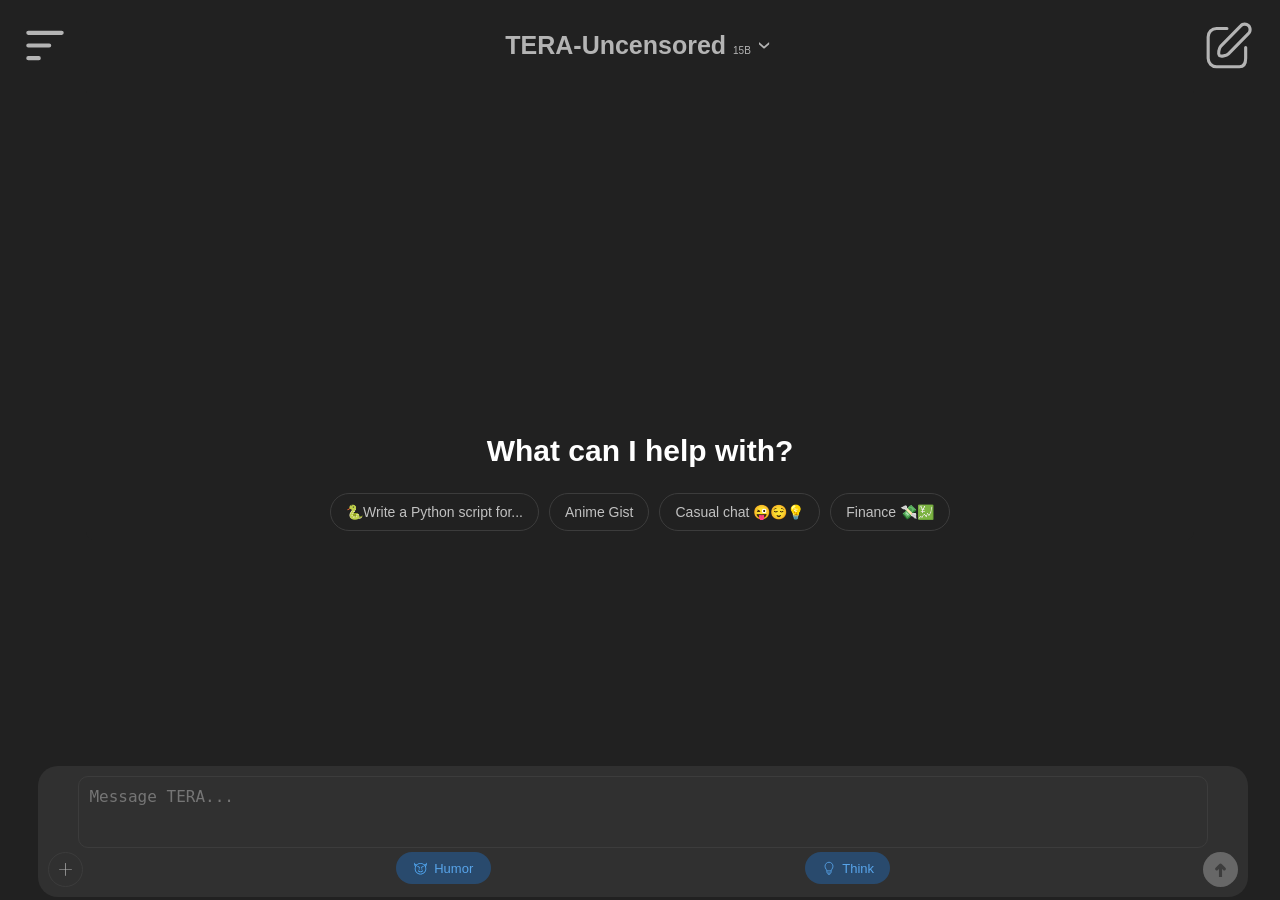
<file: TERA-UI/TERA-Chat.html>
<!DOCTYPE html>
<html lang="en">
<head>
  <meta charset="UTF-8">
  <meta name="viewport" content="width=device-width, initial-scale=1.0">
  <link rel="stylesheet" href="Style.css">
  <title>TERA Chat Simulation</title>
  <style>
body {
  font-family: Arial, sans-serif;
  margin: 0;
  padding: 0;
  text-align: center;
  color: #FFF;
  background-color: #212121;
}

  </style>
</head>
<body>
  <div class="container">
  <div class="top">
<button class="menu-btn">
<img src="Images/Menu.svg" id="menu-svg">
</button>
<h3 id="tera-top-h">TERA-Uncensored <span id="parameters">15B</span> <span class="rotate">&#8250;</span></h3>

  <div class="select-model-div">
<!--
<p id="model1">TERA-Uncensored 8B</p>
<p id="model2">TERA 8B</p>
-->
<h2 id="no-models-h">No other Models Available.</h2>
  </div>

<button class="reset-btn" id="reset-btn" onclick="resetChat()">
<img src="Images/Edit.svg" id="edit-svg">
</button>
</button>
  </div>
<br><br>
<br>

  <div class="chat-container">
<div class="messages" id="chatBox"></div>
<div id="emptyChat" class="empty-chat">
  <h2 id="what-to-help-with">What can I help with?</h2>
  <div class="starter-buttons">
<button class="starter-btn" onclick="setStarterMessage('Write a Python script for...')">🐍Write a Python script for...</button>
<button class="starter-btn" onclick="setStarterMessage('Anime Gist')">Anime Gist</button>
<button class="starter-btn" onclick="setStarterMessage('Casual chat 😜😌💡')">Casual chat 😜😌💡</button>
<button class="starter-btn" onclick="setStarterMessage('️Finance 💸💹')">Finance 💸💹</button>
  </div>
  </div>
  </div>

<!-- We wrote this code when we were high, so... too many divs -->
  <div class="bottom-divs">
  <div class="bottom-section">
  <div class="messageInput-div">
<textarea id="messageInput" placeholder="Message TERA..."></textarea>
  </div>

  <div class="add-send-divs">
  <div class="add-button-div">

<input type="file" id="imageInput" accept="image/*" style="display: none;">
<button class="add-btn" id="imageUploadBtn">
  <img src="Images/Add.svg" id="add-svg">
</button>
  </div>

  <div class="humor-button-div">
<button class="humor-btn">
<img src="Images/Devil.svg" id="humor-svg">
Humor
</button>
  </div>

  <div class="humor-button-div">
<button class="think-btn">
<img src="Images/Bulb.svg" id="think-svg">
Think
</button>
  </div>

  <div class="send-button-div">
<button class="send-btn" onclick="sendMessage()" disabled>
<img src="Images/Arrow-Up.svg" id="arrow-svg">
</button>
  </div>
  </div>
  </div>
  </div>
  </div>

  <script>

window.addEventListener("DOMContentLoaded", function() {
localStorage.setItem("BennyAuthn1", "true");
//localStorage.removeItem("BennyBan01");
// 28/02/2025
var Verified = localStorage.getItem("BennyAuthn1");
if (!Verified) {
  window.location.href = "https://bulamabenjamin.website";
  //alert("Not Verified!");
} else {
  //alert("Verified!");
}
});


var selectModel = document.querySelector(".select-model-div");
var teraTopH = document.getElementById("tera-top-h");

var Clicked = false;
teraTopH.addEventListener("click", function() {
if (!Clicked) {
  selectModel.style.display = "block";
  teraTopH.style.backgroundColor = "#2F2F2F";
  Clicked = true;
} else {
  selectModel.style.display = "none";
  teraTopH.style.backgroundColor = "transparent";
  Clicked = false;
}
});

var messageInput = document.getElementById("messageInput");
var sendButton = document.querySelector(".send-btn");
messageInput.addEventListener("input", function() {
if (messageInput.value.trim() !== "") {
  sendButton.disabled = false;
} else {
  sendButton.disabled = true;
}
});

var humorButton = document.querySelector(".humor-btn");
var humorSvg = document.getElementById("humor-svg");

var isClicked = false;
humorButton.addEventListener("click", function() {
if (!isClicked) {
  humorButton.style.border = "1px solid #3C3C3C";
  humorButton.style.color = "#B4B4B4";
  humorButton.style.backgroundColor = "transparent";
  humorSvg.src = "Images/Devil-Light.svg";
  isClicked = true;
} else {
  humorButton.style.border = "none";
  humorButton.style.color = "#58A5EB";
  humorButton.style.backgroundColor = "#294A6D";
  humorSvg.src = "Images/Devil.svg";
  isClicked = false;
}
});


var thinkButton = document.querySelector(".think-btn");
var thinkSvg = document.getElementById("think-svg");

var isClicked2 = false;
thinkButton.addEventListener("click", function() {
if (!isClicked2) {
  thinkButton.style.border = "1px solid #3C3C3C";
  thinkButton.style.color = "#B4B4B4";
  thinkButton.style.backgroundColor = "transparent";
  thinkSvg.src = "Images/Bulb-Light.svg";
  isClicked2 = true;
} else {
  thinkButton.style.border = "none";
  thinkButton.style.color = "#58A5EB";
  thinkButton.style.backgroundColor = "#294A6D";
  thinkSvg.src = "Images/Bulb.svg";
  isClicked2 = false;
}
});


document.getElementById("messageInput").addEventListener("focus", function () {
  let input = this;
if (input.value.trim() !== "") return; // Don't overwrite if there's already text

  let lastMessage = chatHistory.length > 0 ? chatHistory[chatHistory.length - 1] : { sender: "TERA" };
  input.value = lastMessage.sender === "TERA" ? "Benny: " : "TERA: ";
});

document.getElementById("messageInput").addEventListener("blur", function () {
  let input = this;
if (/^(Benny:|TERA:)\s*$/.test(input.value)) {
  input.value = "";
  sendButton.disabled = true;
}
});

document.getElementById("imageUploadBtn").addEventListener("click", function () {
document.getElementById("imageInput").click();
});

document.getElementById("imageInput").addEventListener("change", function (event) {
  let file = event.target.files[0];
  if (!file) return;

  let reader = new FileReader();
reader.onload = function (e) {
  let imgSrc = e.target.result; // This is the Base64 string

// Create an image element
  let imgTag = document.createElement("img");
  imgTag.src = imgSrc;
  imgTag.classList.add("chat-image");

// Wrap the image in a message div
  let imgDiv = document.createElement("div");
  imgDiv.classList.add("message", "benny");
  imgDiv.appendChild(imgTag);

// Append to chat
  let chatBox = document.getElementById("chatBox");
  chatBox.appendChild(imgDiv);
  chatBox.scrollTop = chatBox.scrollHeight;

// Save image to chat history
  chatHistory.push({ sender: "Benny", image: imgSrc });
  localStorage.setItem("chatHistory", JSON.stringify(chatHistory));
};
  
// Show messages section
  document.getElementById("emptyChat").style.display = "none";
  document.querySelector(".messages").style.display = "flex";

  reader.readAsDataURL(file);
});


function displayMessages() {
  let chatBox = document.getElementById("chatBox");
  let emptyChat = document.getElementById("emptyChat");
  let Messages = document.querySelector(".messages");

  chatBox.innerHTML = "";

  if (chatHistory.length === 0) {
    emptyChat.style.display = "block";
    Messages.style.display = "none";
  } else {
    emptyChat.style.display = "none";
    Messages.style.display = "flex";
  }

  chatHistory.forEach(({ sender, text, image }) => {
    addMessage(sender, text, image);
  });
}

window.onload = function () {
  chatHistory = JSON.parse(localStorage.getItem("chatHistory")) || [];
  displayMessages();
};


let chatHistory = JSON.parse(localStorage.getItem("chatHistory")) || [];

function displayMessages() {
  let chatBox = document.getElementById("chatBox");
  let emptyChat = document.getElementById("emptyChat");
  let Messages = document.querySelector(".messages");
  chatBox.innerHTML = "";
  sendButton.disabled = true;

if (chatHistory.length === 0) {
  emptyChat.style.display = "block";
  Messages.style.display = "none";
} else {
  emptyChat.style.display = "none";
  Messages.style.display = "flex";
}

chatHistory.forEach(({ sender, text }) => {
  let msgDiv = document.createElement("div");
  msgDiv.classList.add("message", sender === "Benny" ? "benny" : "tera");
  msgDiv.innerHTML = `<strong>${sender}:</strong> ${text}`;
  chatBox.appendChild(msgDiv);
});
  chatBox.scrollTop = chatBox.scrollHeight;
}
 
 function sendMessage() {
  let input = document.getElementById("messageInput");
  let text = input.value.trim();
if (!text) return;

  let sender = text.startsWith("TERA:") ? "TERA" : "Benny";
  //let cleanText = text.replace(/^(Benny:|TERA:)\s?/, "").trim();
  let cleanText = text.replace(/^(Benny:|TERA:)\s?/, "").trim().replace(/\n/g, "<br>");

//====================
// AUTO-REPLY FILTER
//====================


// You can // this out to disable the check
if (sender === "Benny" && !text.startsWith("Benny: Hey Dear")) {
  chatHistory.push({ sender, text: cleanText });
  chatHistory.push({ sender: "TERA", text: "<b>The server is busy with other tasks right now. Please try again later.</b>" });
  localStorage.setItem("chatHistory", JSON.stringify(chatHistory));
  input.value = "";
  displayMessages();
  return;
}


  chatHistory.push({ sender, text: cleanText }); // ✅ FIXED: No duplicate sender name
  localStorage.setItem("chatHistory", JSON.stringify(chatHistory));

  input.value = "";
  displayMessages();
}

function resetChat() {
  localStorage.removeItem("chatHistory");
  chatHistory = [];
  displayMessages();
}

function setStarterMessage(message) {
  document.getElementById("messageInput").value = `Benny: ${message}`;
  sendButton.disabled = false;
}

window.onload = displayMessages;


document.getElementById("menu-svg").addEventListener("click", function() {
if (chatHistory.length > 0) {
  let confirmDelete = confirm("Do you want to delete the last message?");

if (confirmDelete) {
  chatHistory.pop(); // Remove last message from global chatHistory
  localStorage.setItem("chatHistory", JSON.stringify(chatHistory)); // Update localStorage
  displayMessages(); // Refresh UI
}
}
});


/*
function formatText(text) {
  return text
.replace(/\*b\*(.*?)\*b\*///g, "<b>$1</b>")   // Bold
//.replace(/\*i\*(.*?)\*i\*/g, "<i>$1</i>")   // Italic
//.replace(/\*bi\*(.*?)\*bi\*/g, "<b><i>$1</i></b>"); // Bold Italic
//}
/*
function sendFormattedMessage() {
  let input = document.getElementById("messageInput").value;
  let formattedMessage = formatText(input);
  document.getElementById("chatBox").innerHTML += `<p>${formattedMessage}</p>`;
}
*/

  </script>

</body>
</html>
</file>
<file: TERA-UI/Style.css>
.container {
  color: #B4B4B4;
  background-color: #212121;
}
.top {
  position: fixed;
  display: flex;
  flex-direction: row;
  justify-content: space-between;
  align-items: center;
  text-align: center;
  top: 0;
  width: 93.7%;
  padding: 0 10px;
  /* color: #919191; */
  color: #B4B4B4;
  background-color: #212121;
}
#tera-top-h {
  padding: 6px 9px;
  border-radius: 9px;
}
#parameters {
  font-size: 10px;
  font-weight: 500;
}
.rotate {
  margin-left: 3px;
  font-weight: 500;
  display: inline-block;
  transform: rotate(90deg);
}

.select-model-div {
  display: none;
  position: absolute;
  text-align: center;
  margin: 235px 0 0 3px;
  padding: 10px 19px;
  width: 85%;
  height: 160px;
  left: 50%;
  border-radius: 25px;
  transform: translateX(-50%);
  border: 1px solid #3C3C3C;
  color: #FFF;
  background-color: #2F2F2F;
}
.select-model-div p {
  margin: 0;
  margin-top: 3px;
  font-size: 12px;
  border: 1px solid #FFF;
}
#no-models-h {
  text-align: center;
}
.menu-btn, .reset-btn {
  width: 15%;
  height: 33px;
}
#menu-svg, #edit-svg {
  width: 100%;
}

.chat-container {
  display: flex;
  flex-direction: column;
  justify-content: flex-end;
  margin: 20px auto;
  padding: 10px;
  width: 93.7%;
  max-width: 600px;
  /* min-height: 500px; */
  max-height: 62vh;
  border-radius: 10px;
  color: #FFF;
  background-color: #212121;
}

.empty-chat {
  text-align: center;
  font-size: 18px;
  color: gray;
  margin-top: 100px;
}
#what-to-help-with {
  font-size: 30px;
  color: #FFF;
}
.starter-btn {
  padding: 10px 15px;
  border-radius: 5px;
  font-size: 14px;
  transition: 0.3s;
  border-radius: 20px;
  border: 1px solid #3C3C3C;
  color: #C1C1C1;
  background-color: transparent;
  cursor: pointer;
}
.starter-btn:hover {
  color: #000;
  background-color: #B4B4B4;
}
.starter-buttons {
  display: flex;
  flex-wrap: wrap;
  gap: 10px;
  justify-content: center;
  margin-top: 10px;
}

.messages {
  display: none;
  flex-direction: column;
  overflow-y: auto;
  overflow-x: scroll;
  scrollbar-width: none;
  padding: 5px;
  max-height: 72vh;
  height: 520px;
}
.message {
  display: inline-block;
  word-wrap: break-word;
  margin: 3px 3px 10px 3px;
  padding: 10px 17px;
  max-width: 70%;
  font-size: 16px;
  border-radius: 15px;
}
.benny {
  background: #303030;
  align-self: flex-end;
  text-align: left;
}
.tera {
  background: transparent;
  align-self: flex-start;
  text-align: left;
  padding: 8px 0;
  max-width: 90%;
}

.chat-image {
  max-width: 200px;
  border-radius: 10px;
  margin-top: 5px;
}
.benny img {
  display: block;
  margin-left: auto;
  border: 2px solid #B4B4B4; /* Add a border to Benny's images */
}
.tera img {
  display: block;
  margin-right: auto;
  border: 2px solid #919191; /* Different border for TERA */
}

.bottom-divs {
  position: fixed;
  display: flex;
  justify-content: center;
  align-items: center;
  bottom: 0;
  width: 98%;
  padding: 3px;
  background-color: #212121;
}

.bottom-section {
  padding: 10px;
  width: 90%;
  gap: 1px;
  border-radius: 20px;
  background-color: #303030;
}
#messageInput {
  flex: 1;
  padding: 10px;
  width: 93%;
  height: 50px;
  border-radius: 10px;
  font-size: 16px;
  border: none;
  outline: none;
  resize: none;
  border: 1px solid #3C3C3C;
  color: #FFF;
  background-color: transparent;
  cursor: pointer;
}
button {
  display: flex;
  align-items: center;
  border: none;
  outline: none;
  padding: 10px;
  border-radius: 5px;
  font-size: 16px;
  background-color: transparent;
  cursor: pointer;
}

.add-send-divs {
  display: flex;
  flex-direction: row;
  justify-content: space-between;
}
.send-btn {
  margin-left: auto;
  width: 35px;
  height: 35px;
  border-radius: 50%;
  color: #000;
  background-color: #FFF;
}
#arrow-svg {
  width: 100%;
}
.add-btn {
  width: 35px;
  height: 35px;
  border-radius: 50%;
  border: 1px solid #3C3C3C;
  background-color: transparent;
}
#add-svg {
  width: 100%;
}

.humor-btn {
  display: flex;
  justify-content: center;
  align-items: center;
  text-align: center;
  gap: 7px;
  width: 95px;
  height: 32px;
  border-radius: 30px;
  font-size: 13px;
  font-weight: 500;
  border: none;
  color: #58A5EB;
  background-color: #294A6D;
}
#humor-svg {
  width: 13px;
  transition: fill 0.3s ease;
}
.humor-btn:disabled {
  border: 1px solid #3C3C3C;
  color: #B4B4B4;
  background-color: transparent;
}

.think-btn {
  display: flex;
  justify-content: center;
  align-items: center;
  text-align: center;
  gap: 4px;
  width: 85px;
  height: 32px;
  border-radius: 30px;
  font-size: 13px;
  font-weight: 500;
  border: none;
  color: #58A5EB;
  background-color: #294A6D;
}
#think-svg {
  width: 18px;
  transition: fill 0.3s ease;
}
.think-btn:disabled {
  border: 1px solid #3C3C3C;
  color: #B4B4B4;
  background-color: transparent;
}

.send-btn:disabled {
  background-color: #676767;
}

/* Tablets (768px and above) */
@media (min-width: 768px) {
.top {
  position: fixed;
  display: flex;
  flex-direction: row;
  justify-content: space-between;
  align-items: center;
  text-align: center;
  top: 0;
  width: 98%;
  padding: 0 10px;
}
#edit-svg, #menu-svg {
  width: 30%;
}
.reset-btn {
  justify-content: right;
}
#tera-top-h {
  font-size: 25px;
}
.chat-container {
  margin: 30px auto;
  max-width: 85vw;
  max-height: 62vh;
}
.empty-chat {
  font-size: 18px;
  margin-top: 35vh;
}
.bottom-divs {
  width: 100%;
}
.bottom-section {
  width: 93%;
}
}

/* Laptops & Desktops (1024px and above) */
@media (min-width: 1024px) {
  .empty-chat {
  margin-top: 35vh;
}
}
</file>
